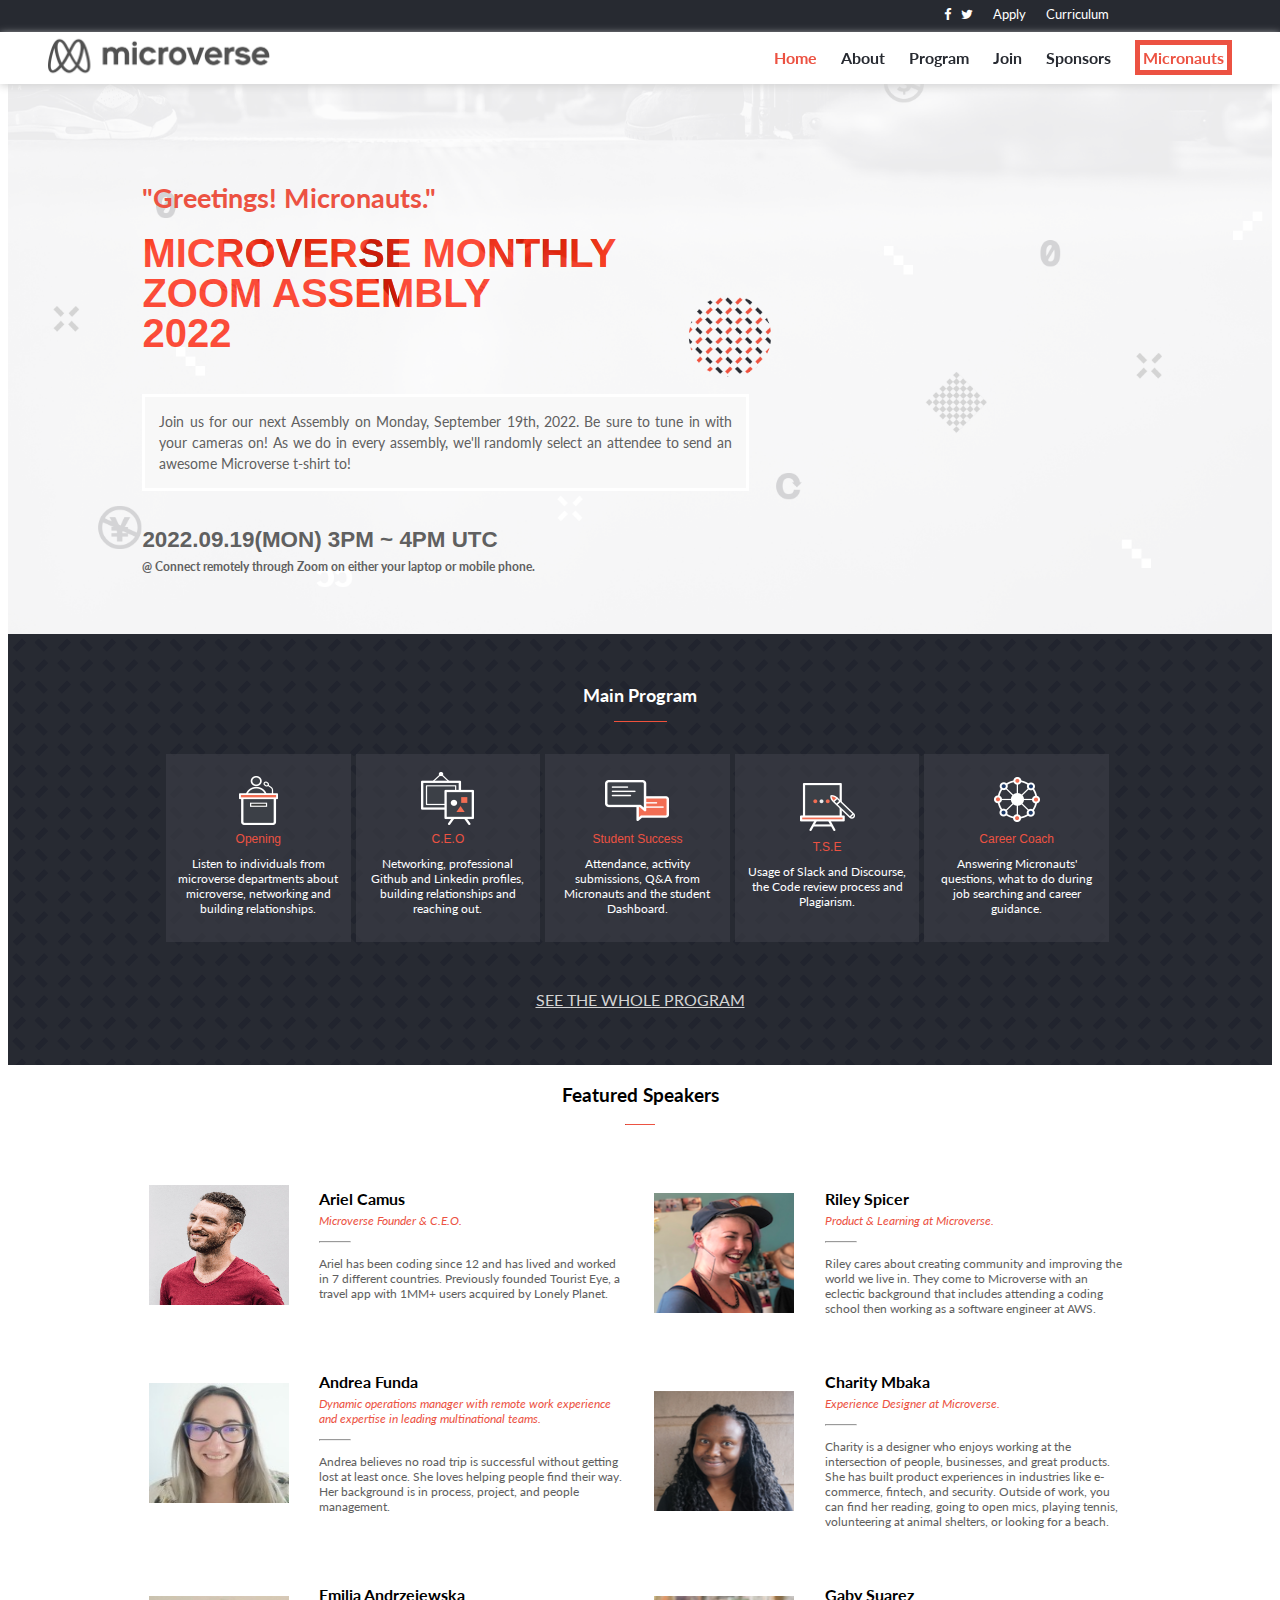
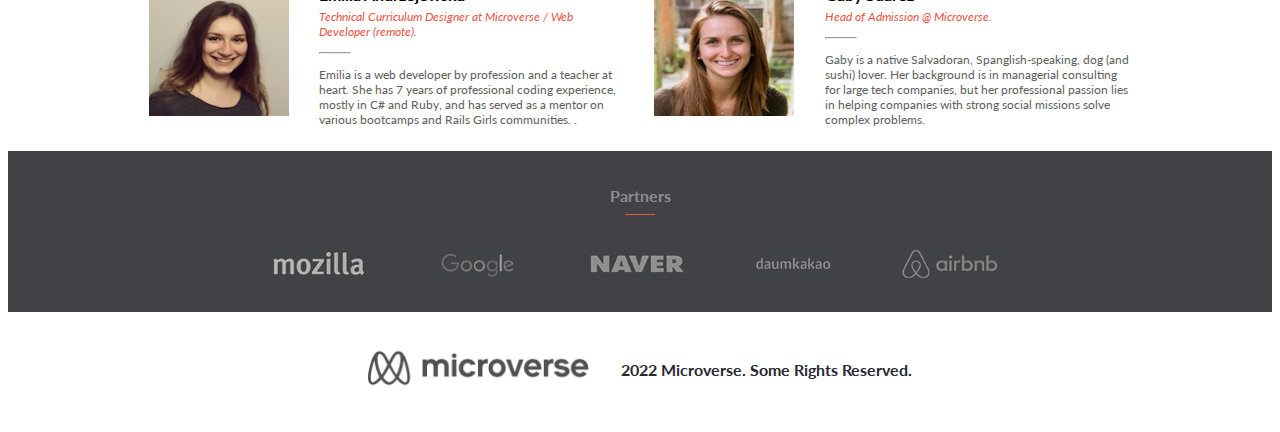
<file: index.html>
<!DOCTYPE html>
<html lang="en">
  <head>
    <meta charset="UTF-8" />
    <meta http-equiv="X-UA-Compatible" content="IE=edge" />
    <meta name="viewport" content="width=device-width, initial-scale=1.0" />
    <link href="http://fonts.cdnfonts.com/css/cocogoose" rel="stylesheet" />
    <link
      href="http://fonts.googleapis.com/css?family=Lato:400,700"
      rel="stylesheet"
      type="text/css"
    />
    <link
      rel="stylesheet"
      href="https://cdnjs.cloudflare.com/ajax/libs/font-awesome/4.7.0/css/font-awesome.min.css"
    />
    <link rel="shortcut icon" href="./images/favicon.ico" type="image/x-icon">
    <link rel="icon" href="./images/favicon.ico" type="image/x-icon">
    <link rel="stylesheet" href="./css/styles.css" />
    <title>Microverse Assembly</title>
  </head>
  
  <body>
    <header>
      <div class="social-bar">
        <ul class="social-bar-list">
          <li>
            <a href="https://www.facebook.com/microverseinc" target="_blank" rel="noopener">
              <i class="fa fa-facebook-f"></i>
            </a>
          </li>
          <li><a href="https://www.facebook.com/microverseinc" target="_blank" rel="noopener">
            <i class="fa fa-twitter"></i>
          </li>
          <li><a href="https://www.microverse.org" target="_blank" rel="noopener">Apply</li>
          <li><a href="https://support.microverse.org/en/articles/1908266-what-will-i-learn-at-microverse" target="_blank" rel="noopener">Curriculum</a></li>
        </ul>
      </div>
      
      <nav>
        <div class="nav-links">
          <div class="hamburger">
            <img
            src="./images/mobile_menu.png"
            class="hamburger-button"
            alt="Mobile menu icon"
          />
          </div>
          <!-- logo -->
          <div>
            <a href="/index.html">
              <img src="./images/logo_1.png" class="logo" />
            </a>
          </div>
          <div>
            <ul class="menu-list">
              <li><a href="./index.html">Home</a></li>
              <li><a href="./about.html">About</a></li>
              <li><a>Program</a></li>
              <li><a>Join</a></li>
              <li><a>Sponsors</a></li>
              <li><a>Micronauts</a></li>
            </ul>
          </div>
        </div>
      </nav>
      
      <div class="menu-overlay"></div>
      
      <div class="menu-list-mobile">
        <ul class="menu-list-mobile-2">
          <li class="close-menu-button">
            <img src="./images/menu-close.png" class="close-btn" alt="Close menu button" />
          </li>
          <li><a href="./index.html">Home</a></li>
          <li><a href="./about.html">About</a></li>
          <li><a href="#">Program</a></li>
          <li><a href="#">Join</a></li>
          <li><a href="#">Sponsors</a></li>
          <li><a href="#">Micronauts</a></li>
        </ul>
      </div>
      <div class="welcome">
        <p class="welcome-text">"Greetings! Micronauts."</p>
        <h1 class="welcome-header">
          MICROVERSE MONTHLY <br />ZOOM ASSEMBLY <br />2022
        </h1>
        <p class="welcome-message color2">
          Join us for our next Assembly on Monday, September 19th, 2022.
          Be sure to tune in with your cameras on! As we do in every assembly, 
          we'll randomly select an attendee to send an awesome Microverse
          t-shirt to!
        </p>
        <div class="time-location">
          <h3>2022.09.19(MON) 3PM ~ 4PM UTC</h3>
          <p>@ Connect remotely through Zoom on either your laptop or mobile phone.
          </p>
        </div>
      </div>
    </header>
    
    <main>
      <section class="main-program">
        <h3>Main Program</h3>
        <p class="main-program-title-low-bar"></p>
        <div class="program-list">
          <ul class="program">
            <li class="program-icon">
              <img src="./images/program_icon_01.png"  />
            </li>
            <li class="program-title center">Opening</li>
            <li class="program-desc">
              Listen to individuals from microverse departments about microverse, 
              networking and building relationships.
            </li>
          </ul>
          <ul class="program">
            <li class="program-icon">
              <img src="./images/program_icon_02.png" />
            </li>
            <li class="program-title center">C.E.O</li>
            <li class="program-desc">
              Networking, professional Github and Linkedin profiles, building relationships and reaching out.
            </li>
          </ul>
          <ul class="program">
            <li class="program-icon">
              <img src="./images/program_icon_03.png" />
            </li>
            <li class="program-title center">Student Success</li>
            <li class="program-desc">
              Attendance, activity submissions, Q&A from Micronauts and the student Dashboard.
            </li>
          </ul>
          <ul class="program">
            <li class="program-icon">
              <img src="./images/program_icon_04.png" />
            </li>
            <li class="program-title center">T.S.E</li>
            <li class="program-desc">
              Usage of Slack and Discourse, the Code review process and Plagiarism.
            </li>
          </ul>
          <ul class="program">
            <li class="program-icon">
              <img src="./images/program_icon_05.png" />
            </li>
            <li class="program-title center">Career Coach</li>
            <li class="program-desc">
              Answering Micronauts' questions, what to do during job searching and career guidance.
            </li>
          </ul>
        </div>
        <p class="below-main-program-txt center">SEE THE WHOLE PROGRAM</p>
        <button type="submit" class="join-summit">
          Join Microverse Assembly Sep 2022
        </button>
      </section>
      </section>
    
      <section class="speakers" id="speakers">
        <!-- Dynamic content from a Javascript Object -->
      </section>
    </main>
  
    <footer class="home-footer-2">
      <div class="home-partners">
        <h4 class="home-partners-title center">Partners</h4>
        <hr class="hr-about-1" />
        <div class="home-sponsors">
          <img src="./images/partners/mozilla.png" alt="" />
          <img src="./images/partners/google.png" alt="" />
          <img src="./images/partners/naver.PNG" alt="" class="src" />
          <img src="./images/partners/daumkakao.PNG" alt="" />
          <img src="./images/partners/airbnb.png" alt="" />
        </div>
      </div>
      <div class="home-footer-logo center">
        <img src="./images/logo_1.png" class="footer-logo" />
        <p class="home-copyright-text color2">
          2022 Microverse. Some Rights Reserved.
        </p>
      </div>
    </footer>
  
    <script src="./javascript/speakers.js"></script>
    <script src="./javascript/mobile-menu.js"></script>
    <script src="./javascript/activePage.js"></script>
  </body>
</html>
</file>
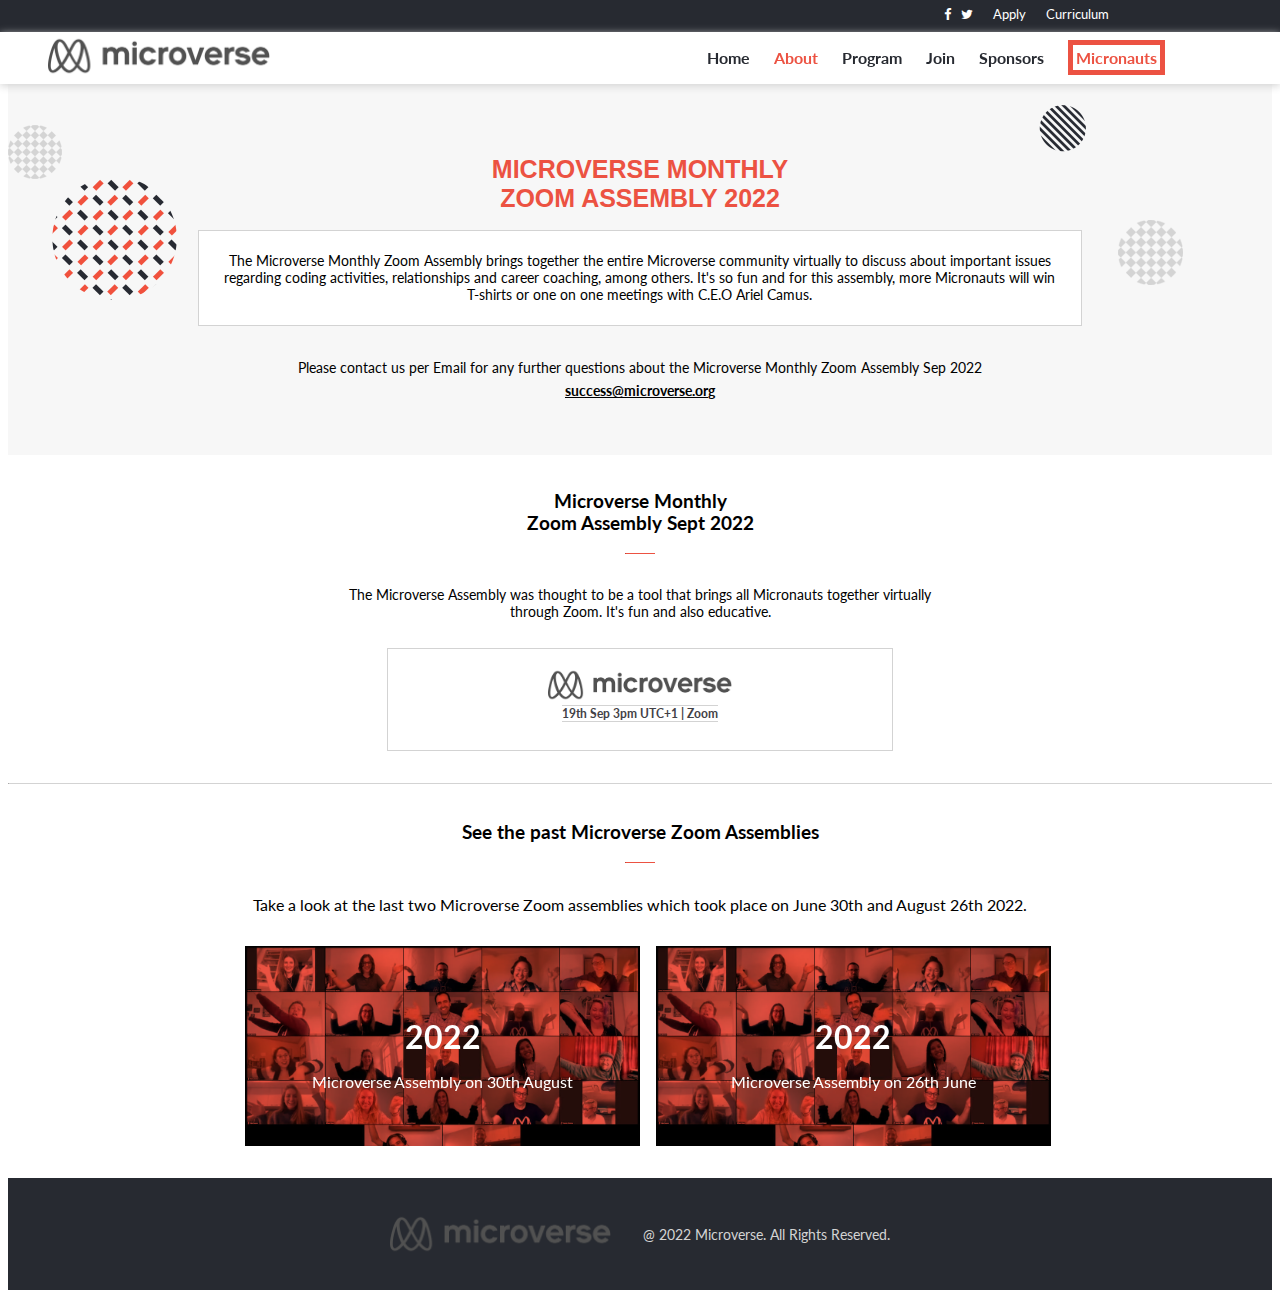
<file: about.html>
<!DOCTYPE html>
<html lang="en">
  <head>
    <meta charset="UTF-8" />
    <meta http-equiv="X-UA-Compatible" content="IE=edge" />
    <meta name="viewport" content="width=device-width, initial-scale=1.0" />
    <link href="https://fonts.cdnfonts.com/css/cocogoose" rel="stylesheet" />
    <link
      href="https://fonts.googleapis.com/css?family=Lato:400,700"
      rel="stylesheet"
      type="text/css"
    />
    <link
      rel="stylesheet"
      href="https://cdnjs.cloudflare.com/ajax/libs/font-awesome/4.7.0/css/font-awesome.min.css"
    />
    <link rel="shortcut icon" href="./images/favicon.ico" type="image/x-icon">
    <link rel="icon" href="./images/favicon.ico" type="image/x-icon">
    <link rel="stylesheet" href="./css/styles.css" />
    <title>About CC Global Summit 2015</title>
  </head>
  
  <body>
    <header class="header-about">
      <div class="social-bar">
        <ul class="social-bar-list">
          <li>
            <a href="https://www.facebook.com/microverseinc" target="_blank" rel="noopener">
              <i class="fa fa-facebook"></i>
            </a>
          </li>
          <li><a href="https://www.facebook.com/microverseinc" target="_blank" rel="noopener">
            <i class="fa fa-twitter"></i>
          </li>
          <li><a href="https://www.microverse.org" target="_blank" rel="noopener">Apply</li>
          <li><a href="https://support.microverse.org/en/articles/1908266-what-will-i-learn-at-microverse" target="_blank" rel="noopener">Curriculum</a></li>
        </ul>
      </div>
      <nav>
        <div class="nav-links">
          <div class="hamburger">
            <img
            src="./images/mobile_menu.png"
            class="hamburger-button"
            alt="Mobile menu icon"
            />
          </div>
          <!-- logo -->
          <a href="/index.html">
            <img src="./images/logo_1.png" class="logo"/>
          </a>
          <ul class="menu-list">
            <li><a href="./index.html">Home</a></li>
            <li><a href="./about.html">About</a></li>
            <li><a>Program</a></li>
            <li><a>Join</a></li>
            <li><a>Sponsors</a></li>
            <li><a>Micronauts</a></li>
          </ul>
        </div>
      </nav>
      <div class="menu-overlay"></div>
      <div class="menu-list-mobile">
        <ul class="menu-list-mobile-2">
          <li class="close-menu-button">
            <img src="./images/menu-close.png" class="close-btn" alt="" />
          </li>
          <li><a href="./index.html">Home</a></li>
          <li><a href="./about.html">About</a></li>
          <li><a href="#">Program</a></li>
          <li><a href="#">Join</a></li>
          <li><a href="#">Sponsors</a></li>
          <li><a href="#">Micronauts</a></li>
        </ul>
      </div>
      <div class="about-welcome">
        <p class="about-welcome-text center">"Hello! Micronauts"</p>
        <h1 class="about-header center">
          MICROVERSE MONTHLY <br />ZOOM ASSEMBLY 2022
        </h1>
        <p class="about-message center">
          The Microverse Monthly Zoom Assembly brings together the entire
          Microverse community virtually to discuss about important issues
          regarding coding activities, relationships and career coaching, among
          others. It's so fun and for this assembly, more Micronauts will win
          T-shirts or one on one meetings with C.E.O Ariel Camus.
        </p>
        <div class="contact">
          <p class="contact-text center">
            Please contact us per Email for any further questions about the
            Microverse Monthly Zoom Assembly Sep 2022
          </p>
          <p class="contact-email center">success@microverse.org</p>
        </div>
      </div>
    </header>
    
    <main class="about-main">
      <section class="about-content">
        <h3 class="center">Microverse Monthly <br />Zoom Assembly Sept 2022</h3>
        <hr class="hr-about-1 center" />
        <p class="about-logo center">
          The Microverse Assembly was thought to be a tool that brings all
          Micronauts together virtually through Zoom. It's fun and also
          educative.
        </p>
        <div class="logo-in-about center">
          <img
            src="./images/logo_1.png"
            class="about-assembly-logo"
            alt="Logo"
          />
          <p class="small-text center">19th Sep 3pm UTC+1 | Zoom</p>
        </div>
        <hr class="line-below-about-login center" />
      </section>
      <section>
        <h3 class="past-summits-title center">
          See the past Microverse Zoom Assemblies
        </h3>
        <hr class="hr-about-1" />
        <p class="past-summits-info center">
          Take a look at the last two Microverse Zoom assemblies which took
          place on June 30th and August 26th 2022.
        </p>
        <div class="past-summits">
          <div class="summit summit-one">
            <div class="summit-info">
              <h3 class="summit-year">2022</h3>
              <p class="summit-location">Microverse Assembly on 30th August</p>
            </div>
          </div>
          <div class="summit summit-two">
            <div class="summit-info">
              <h3 class="summit-year">2022</h3>
              <p class="summit-location">Microverse Assembly on 26th June</p>
            </div>
          </div>
        </div>
        <div class="partners">
          <h4 class="partners-title center">Partner</h4>
          <hr class="hr-about-1" />
          <div class="sponsors">
            <img src=".//images/partners/mozilla.png" alt="" />
            <img src=".//images/partners/google.png" alt="" />
            <img src="./images/partners/naver.PNG" alt="" class="src" />
            <img src="./images/partners/daumkakao.PNG" alt="" />
            <img src="./images/partners/airbnb.png" alt="" />
          </div>
        </div>
      </section>
    </main>
    
    <footer class="footer-about">
      <div class="footer-logo">
        <img src="./images/logo_1.png" class="footer-about-logo" />
      </div>
      <div class="copyright">
        <p class="copyright-text color2">
          @ 2022 Microverse. All Rights Reserved.
        </p>
      </div>
    </footer>
    
    <script src="./javascript/mobile-menu.js"></script>
    <script src="./javascript/activePage.js"></script>
  </body>
</html>
</file>
<file: css/styles.css>
html,
* {
  box-sizing: border-box;
}

:root {
  --color: #ec5242;
  --color2: #272a31;
  --color3: #d3d3d3;
  --fontLato: "Lato", sans-serif;
  --fontCoco: "COCOGOOSE", sans-serif;
  --thumbnails: 140px 120px;
}

.color1 {
  color: var(--color);
}

.color2 {
  color: var(--color2);
}

.color3 {
  color: var(--color3);
}

.font-lato {
  font-family: var(--fontLato);
}

.font-coco {
  font-family: "COCOGOOSE", sans-serif;
}

body {
  height: auto;
}

.social-bar {
  display: none;
}

header {
  background: url(../images/mobile_welcome_bg.png) no-repeat top;
  height: auto;
  background-size: cover;
}

.header-about {
  background: url(../images/about_bg.png) no-repeat;
  height: auto;
  overflow: auto;
  background-color: #f7f7f7;
}

.menu-list {
  display: none;
}

.logo {
  display: none;
}

.hamburger-button {
  width: 25px;
  margin: 0.5em 0 0 1em;
  position: fixed;
  cursor: pointer;
  background-color: var(--color3);
}

.welcome {
  display: flex;
  flex-direction: column;
  flex-basis: 100%;
  margin-left: 1em;
}

.welcome-text {
  color: var(--color);
  font-size: 20px;
  margin-bottom: 0;
  padding-top: 3em;
  font-family: "Lato", sans-serif;
}

.welcome-header {
  font-size: 1.8em;
  margin-top: 0;
  font-family: "COCOGOOSE", sans-serif;
  font-weight: 800;
  line-height: 30px;
  background-image: url(../images/assembly-3.jpg);
  background-size: contain;
  -webkit-background-clip: text;
  color: rgba(255, 30, 5, 0.8);
}

.welcome-message {
  border: 3px solid rgb(255, 255, 255);
  width: 95%;
  padding: 1em 1em;
  line-height: 1.5em;
  font-size: 12px;
  height: auto;
  text-align: justify;
  background-color: #f8f8f8;
  font-family: "Lato", sans-serif;
  color: #606060;
}

.time-location {
  color: #606060;
  margin-bottom: 3em;
  font-family: "COCOGOOSE", sans-serif;
}

.time-location > h3 {
  margin-bottom: 0;
  font-size: 1.4em;
}

.time-location > p {
  margin-top: 0.5em;
  font-size: 12px;
  font-family: var(--fontLato);
  font-weight: bold;
}

.main-program {
  width: 100%;
  background-color: #272a32;
  background-image: url(../images/pattern_bg.png);
  margin-left: 0;
  height: auto;
  padding-top: 50px;
  overflow: auto;
}

.main-program > h3 {
  text-align: center;
  color: #fff;
  font-size: 18px;
  margin: 0 0 0 0;
  font-family: "Lato", sans-serif;
}

.main-program-title-low-bar {
  width: 53px;
  height: 16px;
  border-bottom: 1px solid #ef513c;
  margin: 0 auto 54px;
  margin-bottom: 2em;
}

.below-main-program-txt {
  display: none;
}

.program-list {
  display: flex;
  flex-direction: column;
  width: 95%;
  height: auto;
  justify-content: flex-start;
  margin: 0 auto;
}

.program {
  list-style: none;
  display: flex;
  flex-direction: row;
  gap: 3em;
  background-color: rgba(61, 64, 72, 0.6);
  height: auto;
  align-items: center;
  padding: 16px 0;
  width: 100%;
  flex: 1 1 0;
  margin: 0 auto;
  margin-bottom: 1em;
}

.program > ul {
  margin-bottom: 1em;
}

.program-title {
  color: var(--color);
  font-size: 12px;
  width: 10%;
  font-family: "COCOGOOSE", sans-serif;
}

.program-desc {
  color: #fff;
  font-size: 13px;
  justify-content: flex-start;
  height: auto;
  width: 50%;
  font-family: "Lato", sans-serif;
}

.program-icon {
  margin-left: 1em;
}

.join-summit {
  width: 60%;
  margin: 2em auto 2em auto;
  height: 4em;
  background-color: var(--color);
  outline: none;
  border: none;
  color: #fff;
  font-family: "Lato", sans-serif;
  font-size: 1em;
  display: flex;
  justify-content: center;
  align-items: center;
}

.speakers-main {
  margin-bottom: 3em;
}

.speaker-details {
  width: 100%;
}

.speakers-header {
  text-align: center;
  font-family: "Lato", sans-serif;
  font-style: normal;
}

.speakers {
  display: flex;
  flex-direction: column;
}

.speaker {
  display: flex;
  flex-direction: row;
  margin-bottom: 0.5em;
  flex-basis: 100%;
  margin-top: 1em;
  font-family: "Lato", sans-serif;
}

.speaker-photo {
  flex-basis: 50%;
  background-size: contain;
}

.photo-1 {
  background: url(../images/speaker_01.png) no-repeat center;
  background-size: var(--thumbnails);
}

.photo-2 {
  background: url(../images/speaker_02.png) no-repeat center;
  background-size: var(--thumbnails);
}

.photo-3 {
  background: url(../images/speaker_03.png) no-repeat center;
  background-size: var(--thumbnails);
}

.photo-4 {
  background: url(../images/speaker_04.png) no-repeat center;
  background-size: var(--thumbnails);
}

.photo-5 {
  background: url(../images/speaker_05.png) no-repeat center;
  background-size: var(--thumbnails);
}

.photo-6 {
  background: url(../images/speaker_06.png) no-repeat center;
  background-size: var(--thumbnails);
}

.speaker-details2 {
  list-style: none;
  display: flex;
  flex-direction: column;
  gap: 5px;
  padding-left: 1em;
  padding-right: 1em;
}

.speaker-name {
  font-weight: bold;
  font-size: 16px;
}

.speaker-honours {
  color: var(--color);
  font-style: italic;
  font-size: 12px;
  font-family: "Lato", sans-serif;
}

.separator {
  width: 2em;
  margin-left: 0;
}

.speaker-achievements {
  font-size: 12px;
}

/* About Page */
.center {
  text-align: center;
}

.about-welcome {
  padding-top: 4em;
}

.about-welcome-text {
  font-size: 20px;
  color: var(--color);
  font-family: var(--fontLato);
  margin-top: 0;
}

.about-header {
  font-size: 25px;
  color: var(--color);
  font-family: var(--fontCoco);
}

.about-message {
  background-color: #fff;
  border: 1px solid var(--color3);
  padding: 1.5em;
  font-size: 12px;
  width: 95%;
  margin: auto;
  font-family: var(--fontLato);
}

.contact {
  width: 70%;
  margin: auto;
  font-family: var(--fontLato);
}

.contact-text {
  font-size: 11px;
  line-height: 2em;
  margin-bottom: 0;
}

.contact-email {
  text-decoration: underline;
  font-weight: bold;
  margin: 0 auto 4em auto;
  font-size: 12px;
}

.about-main {
  background-color: #fff;
}

.about-content > h3 {
  font-family: var(--fontLato);
}

.hr-about-1 {
  width: 30px;
  border-color: var(--color);
  outline: none;
  border-top-width: 0;
  margin-top: 0;
}

.about-logo {
  font-size: 12px;
  width: 70%;
  margin: auto;
  margin-bottom: 2em;
  font-family: var(--fontLato);
}

.logo-in-about {
  border: 1px solid var(--color3);
  width: 80%;
  margin: auto;
  margin-bottom: 2em;
  padding: 1em 5em 1em 5em;
  display: flex;
  flex-direction: column;
  align-items: center;
}

.about-assembly-logo {
  filter: grayscale(1);
  height: 2.5em;
}

.small-text {
  font-size: 10px;
  width: 13em;
  border: 1px solid var(--color3);
  border-left: 0;
  border-right: 0;
  font-family: var(--fontLato);
  text-align: center;
  margin-top: 0;
}

.line-below-about-login {
  border-color: var(--color3);
  outline: none;
  border-top-width: 0;
  width: 100%;
}

.summit-info {
  position: absolute;
  width: 100%;
  height: 100%;
  display: flex;
  flex-direction: column;
  justify-content: center;
  align-items: center;
  text-align: center;
}

.past-summits {
  width: 90%;
  margin: auto;
}

.past-summits-title {
  font-family: var(--fontLato);
}

.past-summits-info {
  font-family: var(--fontLato);
  width: 80%;
  margin: auto;
}

.partners {
  background-color: #414246;
  color: #fff;
  padding: 0.5em;
}

.summit {
  position: relative;
  height: 200px;
  color: #fff;
  margin: 2em auto 2em auto;
  width: 90%;
}

.summit-one {
  background: url(../images/assembly-1.png) no-repeat;
  background-size: cover;
  background-color: rgba(236, 82, 66, 1);
  background-blend-mode: multiply;
  mix-blend-mode: multiply;
}

.summit-two {
  background: url(../images/assembly-1.png) no-repeat;
  background-size: cover;
  background-color: rgba(236, 82, 66, 1);
  background-blend-mode: multiply;
  mix-blend-mode: multiply;
}

.summit-year {
  margin-bottom: 0;
  font-size: 2em;
  font-family: var(--fontLato);
}

.summit-location {
  font-size: 1em;
  font-family: var(--fontLato);
}

.sponsors {
  display: flex;
  flex-direction: row;
  justify-content: center;
  flex-wrap: wrap;
  gap: 1em;
  margin: 1em auto 1em auto;
}

.partners-title {
  font-family: var(--fontLato);
  margin-bottom: 8px;
}

footer {
  display: flex;
  flex-direction: row;
  justify-content: center;
  align-items: center;
  gap: 2em;
  flex-basis: 100%;
  padding: 2em;
}

.home-footer {
  display: flex;
  flex-direction: column;
  justify-content: center;
  align-items: center;
  gap: 2em;
  flex-basis: 100%;
  padding: 2em;
}

.home-footer-2 {
  display: none;
  width: 100%;
  padding: 0;
}

.home-partners {
  background-color: #424146;
  width: 100%;
  padding: 0.8em;
  margin-bottom: 2em;
}

.home-footer-logo {
  justify-content: center;
}

.footer-about-logo {
  filter: grayscale(1);
  height: 3em;
}

.footer-about {
  justify-content: space-between;
}

.copyright-text {
  font-size: 12px;
  font-family: var(--fontLato);
}

/* Mobile menu list */
.close-btn {
  cursor: pointer;
}

.close-btn:hover {
  scale: 1.2;
}

.menu-overlay {
  display: none;
  position: absolute;
  height: 100%;
  width: 100%;
  border-radius: 15px;
  opacity: 1;
  backdrop-filter: blur(7px);
  mix-blend-mode: multiply;
}

.menu-list-mobile {
  position: fixed;
  display: none;
  background: var(--color2);
  opacity: 1;
  left: 0;
  right: 0;
  top: 0;
  bottom: 0;
}

.menu-list-mobile-2 {
  list-style: none;
  display: flex;
  flex-direction: column;
  gap: 1em;
  font-size: 1.2em;
}

.menu-list-mobile-2 li a {
  text-decoration: none;
  color: var(--color3);
  font-family: "Lato", sans-serif;
}

.menu-list-mobile-2 li a:hover {
  cursor: pointer;
  color: var(--color);
}

@media only screen and (min-width: 768px) {
  .hamburger-button,
  .hamburger {
    display: none;
  }

  .menu-list li a {
    text-decoration: none;
    font-family: var(--fontLato);
    color: var(--color2);
    font-weight: bold;
    cursor: pointer;
  }

  .social-bar {
    display: block;
    top: 0;
    width: 100%;
    background-color: #272a31;
    position: fixed;
  }

  .social-bar-list {
    display: flex;
    list-style: none;
    flex-direction: row;
    justify-content: flex-end;
    margin-top: 5px;
    width: 87%;
  }

  .social-bar-list > li > a {
    text-decoration: none;
    color: #fff;
    font-family: var(--fontLato);
    font-size: 0.8em;
    padding: 5px;
    cursor: pointer;
  }

  .social-bar-list > li > a:hover {
    color: var(--color);
  }

  .logo {
    display: block;
    height: 3em;
    filter: grayscale(1);
    transition: all 0.2s;
  }

  .logo:hover {
    transform: scale(1.1);
  }

  header {
    height: auto;
    background-image: url(../images/main_big.png);
    background-repeat: repeat-x;
    background-position: center center;
    display: flex;
    flex-direction: column;
    align-items: center;
  }

  nav {
    justify-content: center;
    width: 100%;
    position: fixed;
    background-color: #fff;
    top: 2em;
    box-shadow: var(--color3) 0 2px 8px 0;
  }

  .nav-links {
    display: flex;
    flex-direction: row;
    gap: 2em;
    justify-content: space-between;
    padding: 0 3em;
    margin: 0 auto;
  }

  .menu-list {
    list-style: none;
    display: flex;
    flex-direction: row;
    justify-content: center;
    gap: 1.5em;
    flex-basis: 50%;
    padding-left: 0;
  }

  .menu-list li:last-child a {
    border: 5px solid var(--color);
    color: var(--color);
    padding: 3px;
  }

  .menu-list li:last-child a:hover {
    background-color: rgba(39, 42, 49, 0.2);
  }

  a:is(:link, :active, :visited).active {
    color: var(--color);
  }

  .menu-list li a:hover {
    color: var(--color);
  }

  .about-header {
    padding-top: 2em;
  }

  .welcome {
    margin-top: 4em;
    width: 80%;
  }

  .welcome-text {
    margin-bottom: 0.7em;
    font-weight: bold;
    font-size: 1.7em;
  }

  .welcome-header {
    font-size: 2.5em;
    line-height: 40px;
    background-image: url(../images/assembly-3.jpg);
    background-size: contain;
    -webkit-background-clip: text;
    color: rgba(255, 30, 5, 0.8);
  }

  .welcome-message {
    border-color: #fff;
    width: 60%;
    font-size: 14px;
  }

  .time-location > p {
    font-style: normal;
    font-family: var(--fontLato);
    font-size: 12px;
  }

  .program-list {
    display: flex;
    flex-direction: row;
    width: 75%;
  }

  .program {
    display: flex;
    flex-direction: column;
    justify-content: center;
    align-items: center;
    gap: 0;
    margin-right: 5px;
  }

  .program:hover {
    box-shadow: 0 0 0 2px rgb(255, 255, 255);
  }

  .program-desc {
    width: 100%;
    text-align: center;
    padding: 10px;
    font-size: 12px;
    font-family: var(--fontLato);
  }

  .program-title {
    width: 100%;
  }

  .program-icon {
    margin-left: 0;
  }

  .below-main-program-txt {
    font-family: var(--fontLato);
    color: var(--color3);
    text-decoration: underline;
    font-size: 1em;
    padding: 1em;
    margin-bottom: 2.5em;
    display: block;
    cursor: pointer;
  }

  .below-main-program-txt:hover {
    color: var(--color);
  }

  .speakers-main {
    width: 80%;
    margin: auto;
  }

  .summit {
    background-color: var(--color);
  }

  .summit:hover {
    background-color: var(--color2);
  }

  .summit-one {
    float: left;
    margin: 1em;
  }

  .summit-two {
    float: right;
  }

  .join-summit {
    display: none;
  }

  .summit-location {
    font-weight: normal;
  }

  .speaker {
    width: 50%;
    float: left;
  }

  .speaker-name {
    font-size: 16px;
  }

  .speaker-honours {
    font-size: 12px;
  }

  .speaker-achievements {
    font-size: 12px;
    color: rgb(96, 96, 96);
  }

  .home-footer {
    display: flex;
    flex-direction: column;
    padding: 0 0 0 0;
  }

  .home-partners {
    background-color: #424146;
    width: 100%;
  }

  .home-partners-title {
    font-family: var(--fontLato);
    color: #8e8e8e;
    margin-bottom: 0.6em;
  }

  .hr-about-1 {
    margin-top: 0;
    margin-bottom: 2em;
  }

  .home-sponsors {
    display: flex;
    flex-direction: row;
    justify-content: space-between;
    align-items: center;
    width: 60%;
    margin: auto;
    padding-bottom: 1em;
    cursor: pointer;
  }

  .home-sponsors img:hover {
    scale: 1.1;
  }

  /* Home footer */
  .home-footer-2 {
    display: block;
  }

  .home-footer-logo {
    display: flex;
    flex-direction: row;
    gap: 2em;
    height: 5em;
  }

  .footer-logo {
    height: 3em;
    filter: grayscale(1);
  }

  .home-copyright-text {
    font-family: var(--fontLato);
    font-size: 1em;
    font-weight: bold;
  }

  /* About page */
  .about-welcome-text {
    display: none;
  }

  .about-welcome {
    padding-top: 5em;
  }

  .about-message {
    width: 70%;
    border-color: var(--color3);
    font-size: 0.9em;
    margin-bottom: 2em;
  }

  .about-content {
    padding-top: 1em;
  }

  .contact-text,
  .contact-email {
    font-size: 14px;
  }

  .logo-in-about {
    width: 40%;
    border-color: var(--color3);
  }

  .about-logo {
    font-size: 14px;
    width: 50%;
  }

  .past-summits-title {
    margin-top: 2em;
  }

  .small-text {
    font-size: 12px;
    color: #424146;
    font-weight: bold;
    width: 13em;
  }

  .past-summits {
    display: flex;
    flex-direction: row;
    justify-content: center;
    width: 65%;
    align-items: center;
    margin: auto;
  }

  .partners {
    display: none;
  }

  .footer-about {
    background-color: var(--color2);
    clear: both;
    justify-content: center;
  }

  .copyright-text {
    color: var(--color3);
    font-size: 14px;
  }
}
</file>
